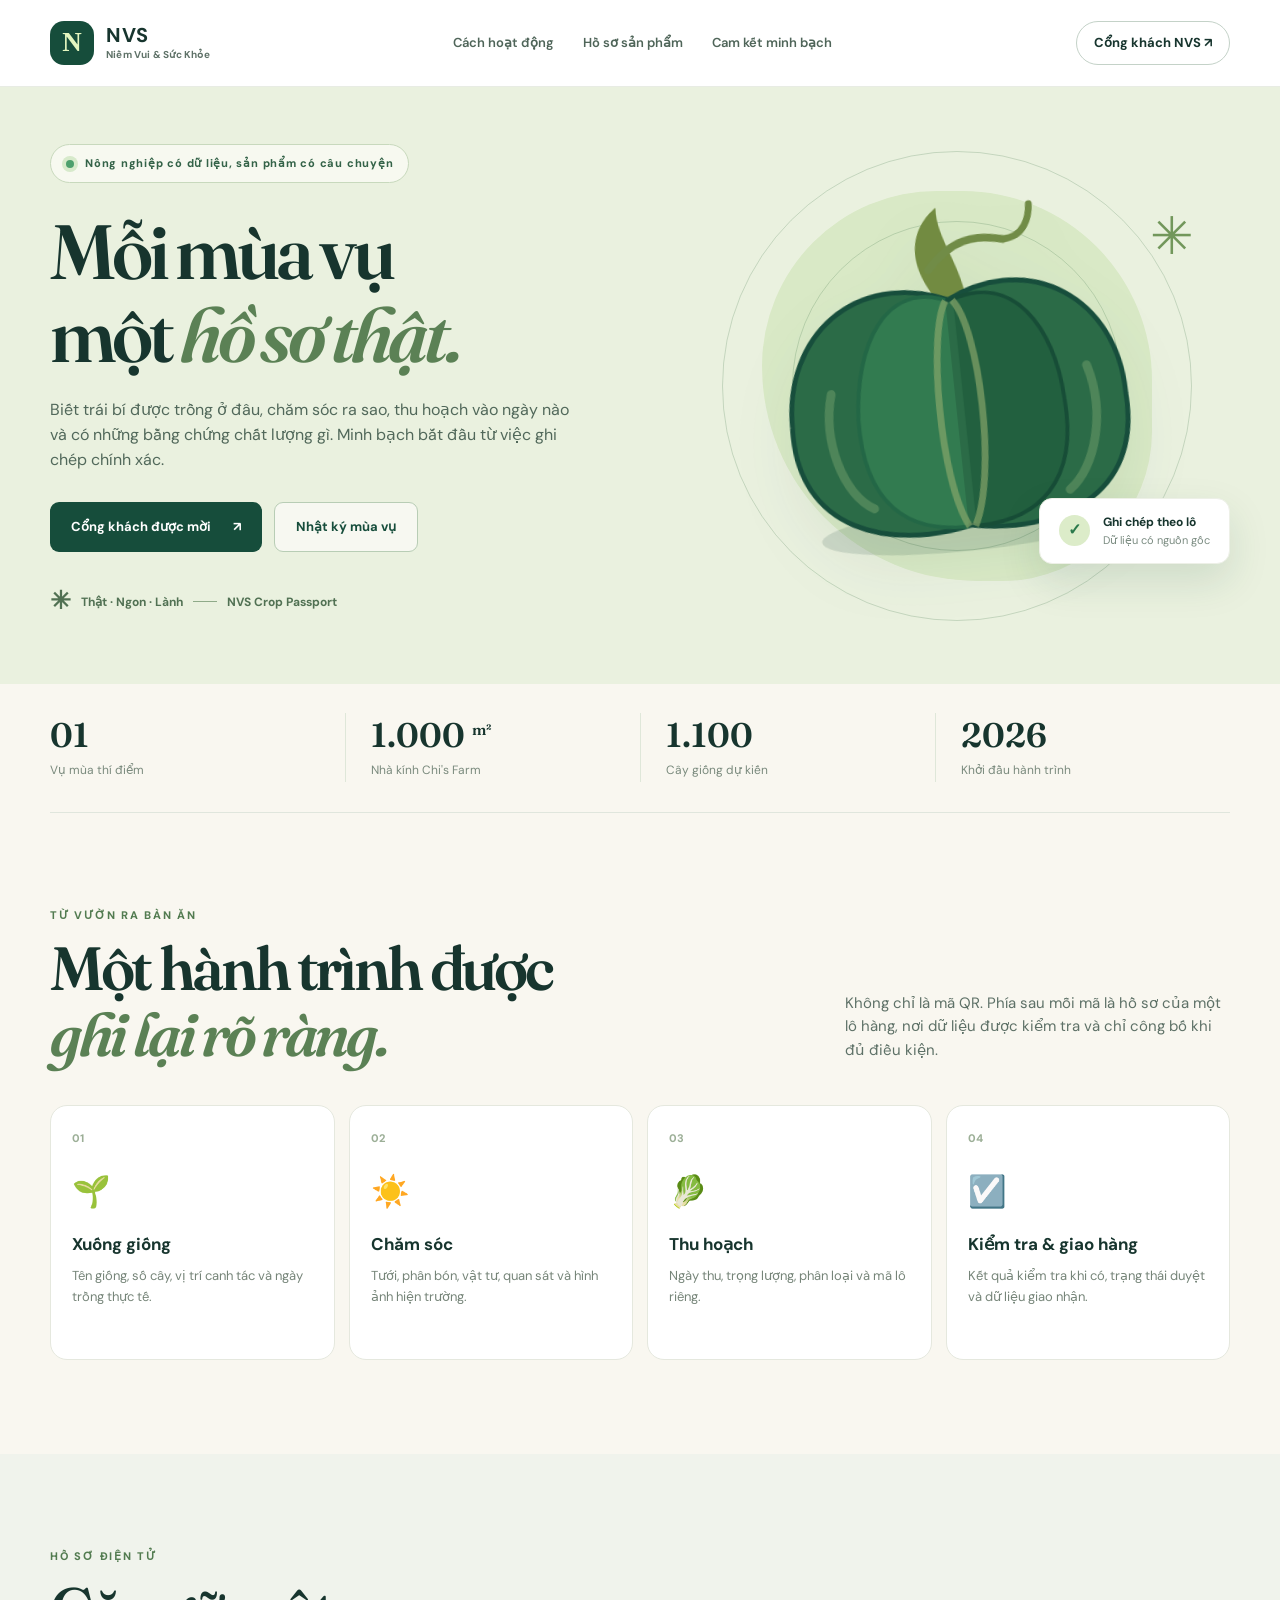
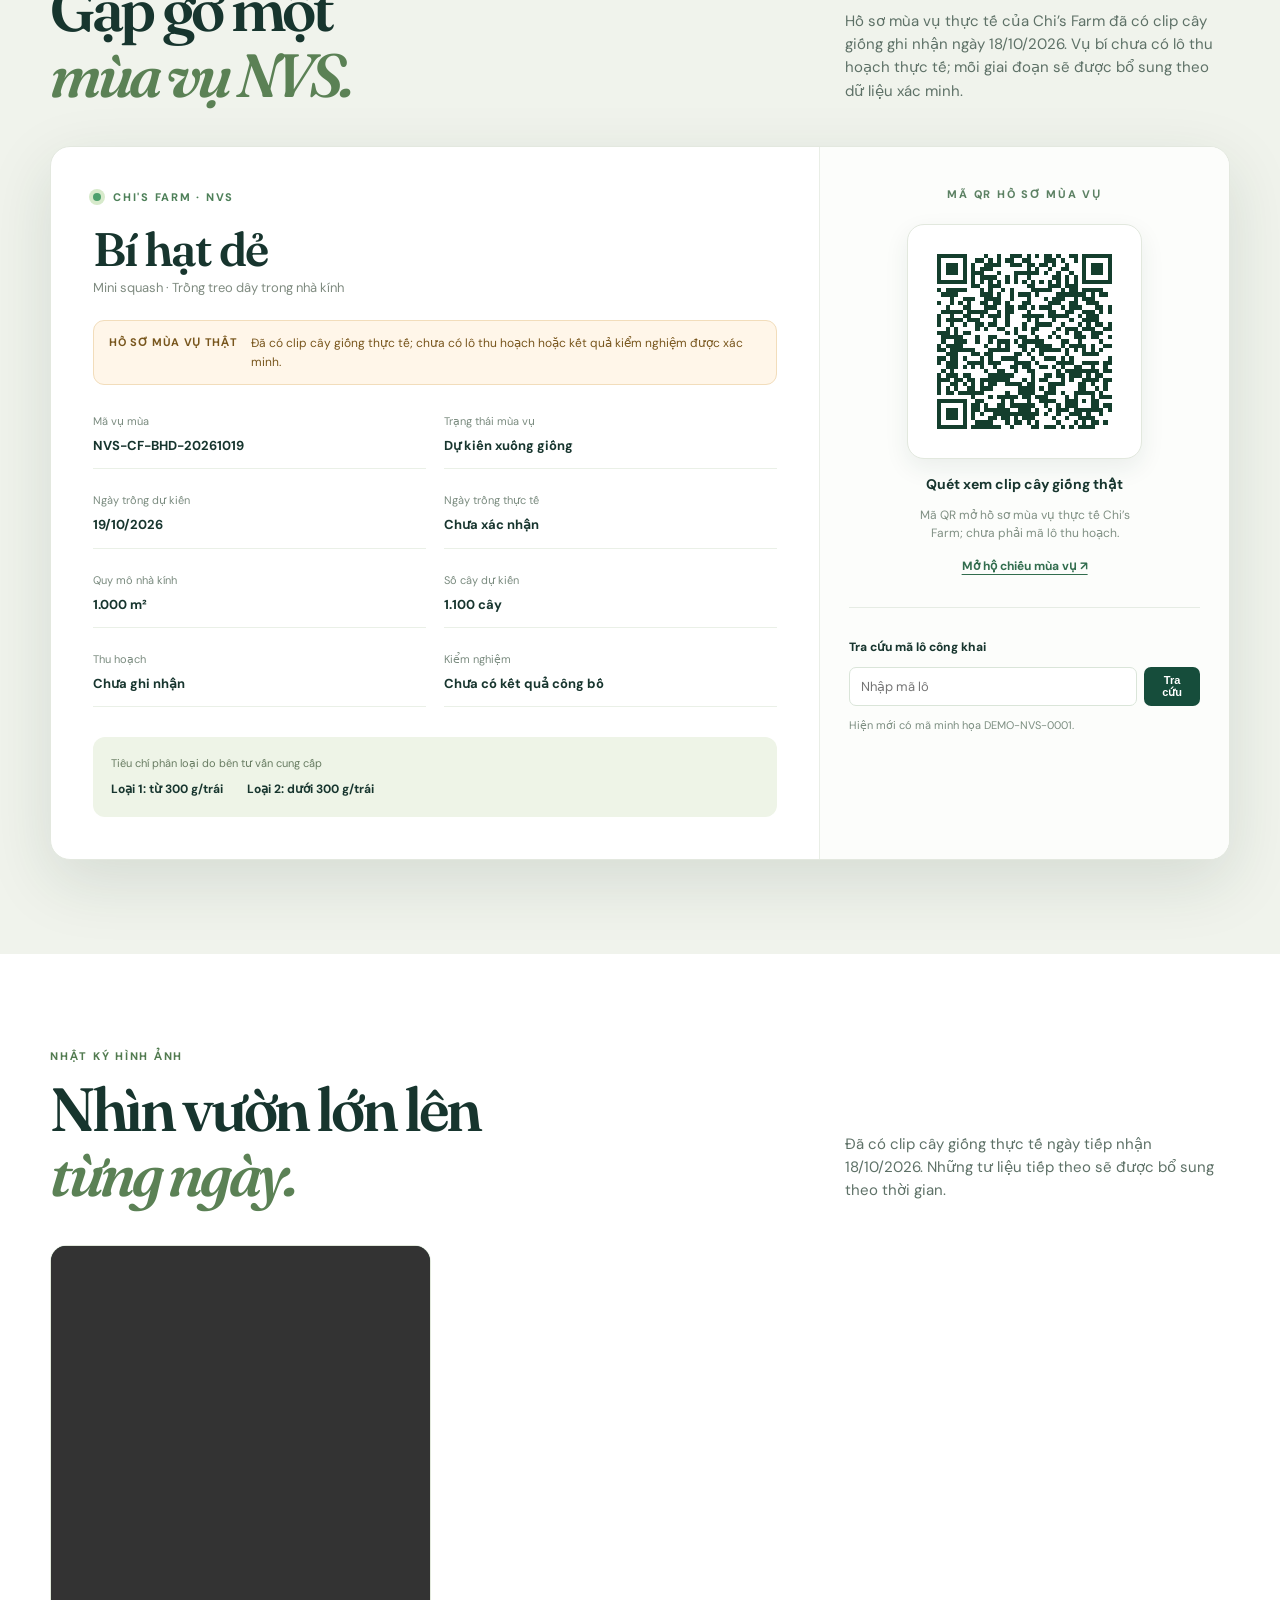
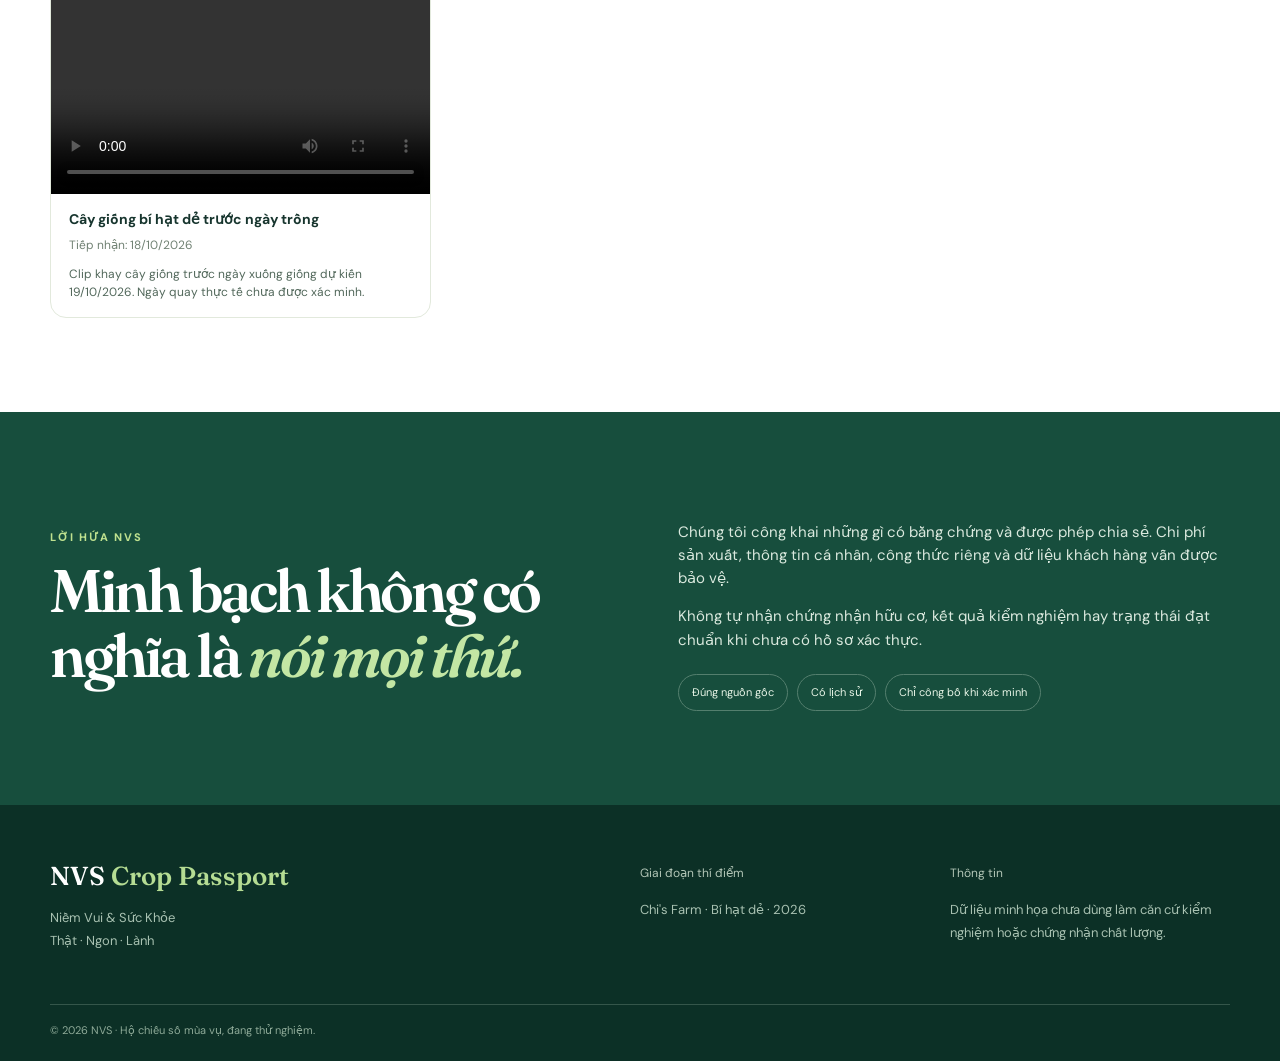
<file: index.html>
<!doctype html>
<html lang="vi">
<head>
  <meta charset="utf-8">
  <meta name="viewport" content="width=device-width,initial-scale=1">
  <meta name="theme-color" content="#164f3f">
  <meta name="description" content="NVS Crop Passport: hồ sơ mùa vụ và truy xuất nguồn gốc theo lô, từ nơi trồng đến người tiêu dùng.">
  <meta property="og:title" content="NVS Crop Passport | Hộ chiếu nông sản">
  <meta property="og:description" content="Thật, ngon, lành. Hồ sơ sản phẩm có chứng cứ và lịch sử mùa vụ minh bạch.">
  <title>NVS Crop Passport | Hộ chiếu nông sản</title>
  <link rel="stylesheet" href="./style.css">
  <script>
    (function() {
      var q = new URLSearchParams(location.search).get('lot');
      if (q === 'DEMO-NVS-0001' || q === 'DEMO-BHD-2026-001' || q === 'NVS-CF-BHD-20261019') {
        location.replace('./season.html?id=NVS-CF-BHD-20261019#video-cay-giong');
      }
    })();
  </script>
</head>
<body>
  <header class="site-header">
    <div class="wrap nav">
      <a class="brand" href="./" aria-label="Trang chủ NVS Crop Passport"><span class="brand-mark">N</span><span><strong>NVS</strong><small>Niềm Vui &amp; Sức Khỏe</small></span></a>
      <nav aria-label="Điều hướng"><a href="#how">Cách hoạt động</a><a href="#passport">Hồ sơ sản phẩm</a><a href="#promise">Cam kết minh bạch</a></nav>
      <a class="nav-button" href="./community.html">Cổng khách NVS <span aria-hidden="true">↗</span></a>
    </div>
  </header>
  <main>
    <section class="hero">
      <div class="wrap hero-grid">
        <div class="hero-copy">
          <div class="eyebrow"><span class="dot"></span> Nông nghiệp có dữ liệu, sản phẩm có câu chuyện</div>
          <h1>Mỗi mùa vụ<br>một <em>hồ sơ thật.</em></h1>
          <p>Biết trái bí được trồng ở đâu, chăm sóc ra sao, thu hoạch vào ngày nào và có những bằng chứng chất lượng gì. Minh bạch bắt đầu từ việc ghi chép chính xác.</p>
          <div class="actions"><a class="button primary" href="./community.html">Cổng khách được mời <span>↗</span></a><a class="button secondary" href="#passport">Nhật ký mùa vụ</a></div>
          <div class="hero-note"><span>✳</span> Thật · Ngon · Lành <span class="small-separator"></span> NVS Crop Passport</div>
        </div>
        <div class="hero-illustration" aria-label="Minh họa bí hạt dẻ và hồ sơ">
          <div class="orbit orbit-a"></div><div class="orbit orbit-b"></div>
          <svg viewBox="0 0 440 420" class="squash" role="img" aria-label="Minh họa quả bí hạt dẻ xanh">
            <ellipse cx="220" cy="356" rx="154" ry="24" fill="#062c26" opacity=".12"/>
            <path d="M213 127 C176 77 193 43 217 27 C214 59 239 89 239 132Z" fill="#728b41"/>
            <path d="M220 122 C128 82 49 142 48 236 C42 343 136 371 220 354 C305 371 398 343 391 236 C392 139 309 80 220 122Z" fill="#2b6b47" stroke="#174e3c" stroke-width="5"/>
            <path d="M217 122 C157 98 121 158 116 235 C113 322 155 356 217 355" fill="#327b50" stroke="#236746" stroke-width="4"/>
            <path d="M225 122 C287 102 325 158 328 235 C334 322 288 356 225 355" fill="#22603f" stroke="#174d37" stroke-width="4"/>
            <path d="M217 123 C196 154 192 305 218 355 M224 123 C249 155 251 305 224 355" fill="none" stroke="#8daa6c" stroke-width="7" opacity=".65"/>
            <path d="M91 206 C77 253 93 310 123 327 M354 203 C369 253 352 309 324 328" fill="none" stroke="#79a570" stroke-width="9" opacity=".45" stroke-linecap="round"/>
            <path d="M203 90 C229 61 253 58 282 66" fill="none" stroke="#718c47" stroke-width="8" stroke-linecap="round"/>
            <path d="M282 66 C305 66 311 46 312 33" fill="none" stroke="#718c47" stroke-width="7" stroke-linecap="round"/>
          </svg>
          <div class="floating-label"><span class="little-check">✓</span><div><strong>Ghi chép theo lô</strong><small>Dữ liệu có nguồn gốc</small></div></div>
          <div class="accent-star">✳</div>
        </div>
      </div>
    </section>
    <section class="stats wrap" aria-label="Mô hình thí điểm">
      <div><span class="stat-number">01</span><span class="stat-label">Vụ mùa thí điểm</span></div>
      <div><span class="stat-number">1.000 <sup>m²</sup></span><span class="stat-label">Nhà kính Chi's Farm</span></div>
      <div><span class="stat-number">1.100</span><span class="stat-label">Cây giống dự kiến</span></div>
      <div><span class="stat-number">2026</span><span class="stat-label">Khởi đầu hành trình</span></div>
    </section>
    <section class="section" id="how">
      <div class="wrap">
        <div class="section-kicker">TỪ VƯỜN RA BÀN ĂN</div>
        <div class="section-heading"><h2>Một hành trình được<br><em>ghi lại rõ ràng.</em></h2><p>Không chỉ là mã QR. Phía sau mỗi mã là hồ sơ của một lô hàng, nơi dữ liệu được kiểm tra và chỉ công bố khi đủ điều kiện.</p></div>
        <div class="steps">
          <article><span class="step-num">01</span><span class="step-icon">🌱</span><h3>Xuống giống</h3><p>Tên giống, số cây, vị trí canh tác và ngày trồng thực tế.</p></article>
          <article><span class="step-num">02</span><span class="step-icon">☀️</span><h3>Chăm sóc</h3><p>Tưới, phân bón, vật tư, quan sát và hình ảnh hiện trường.</p></article>
          <article><span class="step-num">03</span><span class="step-icon">🥬</span><h3>Thu hoạch</h3><p>Ngày thu, trọng lượng, phân loại và mã lô riêng.</p></article>
          <article><span class="step-num">04</span><span class="step-icon">☑️</span><h3>Kiểm tra &amp; giao hàng</h3><p>Kết quả kiểm tra khi có, trạng thái duyệt và dữ liệu giao nhận.</p></article>
        </div>
      </div>
    </section>
    <section class="section passport-section" id="passport">
      <div class="wrap">
        <div class="section-kicker">HỒ SƠ ĐIỆN TỬ</div>
        <div class="section-heading"><h2>Gặp gỡ một<br><em>mùa vụ NVS.</em></h2><p>Hồ sơ mùa vụ thực tế của Chi’s Farm đã có clip cây giống ghi nhận ngày 18/10/2026. Vụ bí chưa có lô thu hoạch thực tế; mỗi giai đoạn sẽ được bổ sung theo dữ liệu xác minh.</p></div>
        <div class="passport-card">
          <div class="passport-main">
            <div class="card-overline"><span class="green-dot"></span> CHI'S FARM · NVS</div>
            <h3>Bí hạt dẻ</h3>
            <p class="latin">Mini squash · Trồng treo dây trong nhà kính</p>
            <div class="notice" id="notice"><strong>HỒ SƠ MÙA VỤ THẬT</strong><span>Đã có clip cây giống thực tế; chưa có lô thu hoạch hoặc kết quả kiểm nghiệm được xác minh.</span></div>
            <div class="record-grid">
              <div><span>Mã vụ mùa</span><strong id="season-code">NVS-CF-BHD-20261019</strong></div>
              <div><span>Trạng thái mùa vụ</span><strong id="season-status">Dự kiến xuống giống</strong></div>
              <div><span>Ngày trồng dự kiến</span><strong id="planned-date">19/10/2026</strong></div>
              <div><span>Ngày trồng thực tế</span><strong id="actual-date">Chưa xác nhận</strong></div>
              <div><span>Quy mô nhà kính</span><strong>1.000 m²</strong></div>
              <div><span>Số cây dự kiến</span><strong>1.100 cây</strong></div>
              <div><span>Thu hoạch</span><strong id="harvest-status">Chưa ghi nhận</strong></div>
              <div><span>Kiểm nghiệm</span><strong id="quality-status">Chưa có kết quả công bố</strong></div>
            </div>
            <div class="classification"><span>Tiêu chí phân loại do bên tư vấn cung cấp</span><div><strong>Loại 1: từ 300 g/trái</strong><strong>Loại 2: dưới 300 g/trái</strong></div></div>
          </div>
          <aside class="passport-side">
            <div class="mini-kicker">MÃ QR HỒ SƠ MÙA VỤ</div>
            <div class="qr-frame"><img id="qr" src="./assets/qr-season.svg" alt="Quét QR xem nhật ký mùa vụ thật và clip cây giống Chi’s Farm" width="200" height="200"></div>
            <strong class="qr-title">Quét xem clip cây giống thật</strong>
            <p>Mã QR mở hồ sơ mùa vụ thực tế Chi’s Farm; chưa phải mã lô thu hoạch.</p>
            <a id="sample-url" href="./season.html?id=NVS-CF-BHD-20261019#video-cay-giong" class="quiet-link">Mở hộ chiếu mùa vụ ↗</a>
            <div class="lot-lookup"><label for="lot-input">Tra cứu mã lô công khai</label><div class="lot-form"><input id="lot-input" placeholder="Nhập mã lô" autocomplete="off" maxlength="80"><button id="lot-button" type="button">Tra cứu</button></div><p id="lookup-message" aria-live="polite">Hiện mới có mã minh họa DEMO-NVS-0001.</p></div>
          </aside>
        </div>
      </div>
    </section>
    <section class="section gallery-section" id="field-gallery">
      <div class="wrap">
        <div class="section-kicker">NHẬT KÝ HÌNH ẢNH</div>
        <div class="section-heading"><h2>Nhìn vườn lớn lên<br><em>từng ngày.</em></h2><p>Đã có clip cây giống thực tế ngày tiếp nhận 18/10/2026. Những tư liệu tiếp theo sẽ được bổ sung theo thời gian.</p></div>
        <div class="media-gallery" id="media-gallery" aria-live="polite">
          <p class="media-empty">Đã có clip cây giống Chi's Farm tiếp nhận ngày 18/10/2026. Video đang được tải lên; nếu chưa hiển thị hãy tải lại trang. Ngày trồng dự kiến là 19/10/2026.</p>
        </div>
      </div>
    </section>
    <section class="section promise-section" id="promise"><div class="wrap promise-grid"><div><div class="section-kicker light">LỜI HỨA NVS</div><h2>Minh bạch không có nghĩa là <em>nói mọi thứ.</em></h2></div><div><p>Chúng tôi công khai những gì có bằng chứng và được phép chia sẻ. Chi phí sản xuất, thông tin cá nhân, công thức riêng và dữ liệu khách hàng vẫn được bảo vệ.</p><p>Không tự nhận chứng nhận hữu cơ, kết quả kiểm nghiệm hay trạng thái đạt chuẩn khi chưa có hồ sơ xác thực.</p><div class="promise-tags"><span>Đúng nguồn gốc</span><span>Có lịch sử</span><span>Chỉ công bố khi xác minh</span></div></div></div></section>
  </main>
  <footer><div class="wrap footer-grid"><div><strong class="footer-brand">NVS <span>Crop Passport</span></strong><p>Niềm Vui &amp; Sức Khỏe<br>Thật · Ngon · Lành</p></div><div><span>Giai đoạn thí điểm</span><p>Chi's Farm · Bí hạt dẻ · 2026</p></div><div><span>Thông tin</span><p>Dữ liệu minh họa chưa dùng làm căn cứ kiểm nghiệm hoặc chứng nhận chất lượng.</p></div></div><div class="wrap footer-bottom">© 2026 NVS · Hộ chiếu số mùa vụ, đang thử nghiệm.</div></footer>
  <script src="./app.js?v=20261018-real" defer></script>
</body>
</html>
</file>
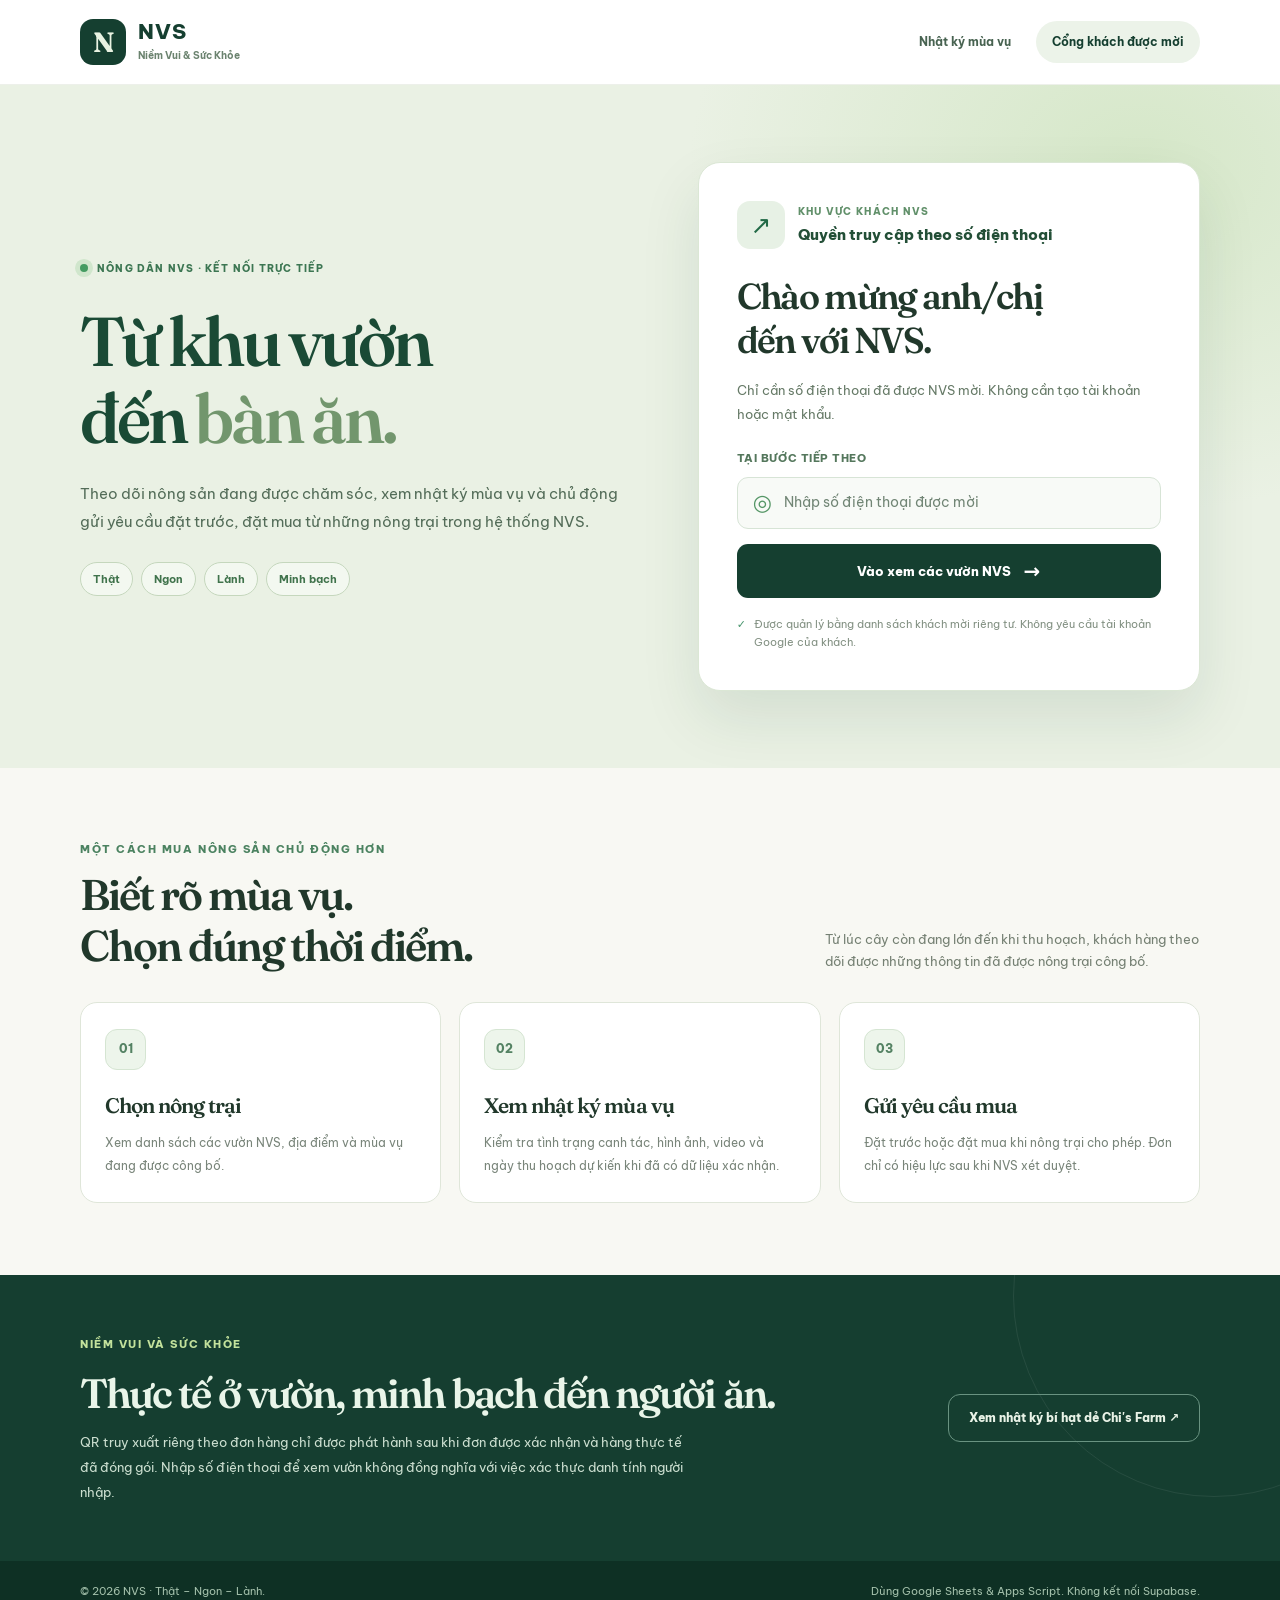
<file: community.html>
<!doctype html>
<html lang="vi">
<head>
  <meta charset="utf-8">
  <meta name="viewport" content="width=device-width, initial-scale=1, viewport-fit=cover">
  <meta name="theme-color" content="#153f30">
  <meta name="description" content="NVS – Niềm Vui và Sức Khỏe. Khám phá nông trại, theo dõi nhật ký mùa vụ, gửi yêu cầu đặt trước và đặt mua nông sản được ghi nhận minh bạch.">
  <meta property="og:title" content="Nông Dân NVS | Từ vườn đến bàn ăn">
  <meta property="og:description" content="Cổng khách được mời của NVS – Thật, Ngon, Lành.">
  <title>Cổng khách được mời | Nông Dân NVS</title>
  <link rel="preconnect" href="https://fonts.googleapis.com">
  <link rel="preconnect" href="https://fonts.gstatic.com" crossorigin>
  <link href="https://fonts.googleapis.com/css2?family=Be+Vietnam+Pro:wght@400;500;600;700;800&family=Fraunces:opsz,wght@9..144,600;9..144,700&display=swap" rel="stylesheet">
  <style>
    :root{--forest:#153f30;--forest2:#1d5c43;--mint:#dcebd7;--cream:#f8f8f3;--paper:#fff;--ink:#21382b;--muted:#6c796c;--edge:#dfe6d9;--yellow:#f2d996}
    *{box-sizing:border-box}
    html{min-width:320px;scroll-behavior:smooth;overflow-x:clip}
    body{min-width:320px;margin:0;background:var(--cream);color:var(--ink);font:400 14px/1.7 "Be Vietnam Pro",system-ui,sans-serif;overflow-x:clip}
    a{color:inherit}button,a{-webkit-tap-highlight-color:transparent}
    a:focus-visible{outline:3px solid #6a996e;outline-offset:4px}
    .container{width:min(1120px,calc(100% - 48px));margin-inline:auto;min-width:0}
    .header{position:relative;z-index:10;background:#fff;border-bottom:1px solid #edf0ea}
    .nav{min-height:84px;display:flex;justify-content:space-between;align-items:center;gap:20px}
    .logo{display:inline-flex;align-items:center;gap:12px;text-decoration:none;min-width:0}
    .logo-symbol{width:46px;height:46px;flex:none;display:grid;place-items:center;background:var(--forest);color:#e9f3e2;border-radius:13px;font:700 28px/1 "Fraunces",Georgia,serif}
    .logo-lines{display:block;min-width:0}
    .logo-lines b{display:block;font-weight:800;letter-spacing:.045em;font-size:21px;line-height:1.15;color:var(--forest)}
    .logo-lines small{display:block;font-size:10px;font-weight:700;color:#6b836f;margin-top:3px;white-space:nowrap}
    .nav-right{display:flex;align-items:center;gap:25px}
    .nav-right a{font-size:12px;text-decoration:none;font-weight:700;color:#486351;white-space:nowrap}
    .nav-right .nav-pill{padding:11px 16px;border-radius:100px;background:#ecf3e9;color:var(--forest)}
    .hero{position:relative;isolation:isolate;overflow:hidden;background:#eaf1e4}
    .hero:before{content:"";position:absolute;inset:0;background:radial-gradient(ellipse 600px 460px at 89% 12%,#d5e7c8 0%,transparent 75%);z-index:-1}
    .hero-inner{display:grid;grid-template-columns:minmax(0,1.06fr) minmax(0,.94fr);align-items:center;gap:clamp(24px,4vw,70px);padding-block:clamp(52px,6vw,88px)}
    .hero-copy,.access-card{min-width:0}
    .eyebrow{display:inline-flex;align-items:center;gap:9px;max-width:100%;font-weight:800;font-size:10px;letter-spacing:.12em;color:#3c7652;text-transform:uppercase}
    .eyebrow:before{content:"";width:8px;height:8px;flex:none;border-radius:100%;background:#449b61;box-shadow:0 0 0 5px #d0e6cc}
    h1,h2,h3,p{margin-top:0}
    h1,h2,h3{font-family:"Fraunces",Georgia,serif;letter-spacing:-.047em;font-weight:600}
    h1{font-size:clamp(43px,5.4vw,70px);line-height:1.11;color:#1a4a35;margin:23px 0 23px}
    h1 em{font-style:normal;color:#72966d}
    .hero-lead{font-size:15px;line-height:1.9;color:#536c58;max-width:540px;margin-bottom:25px}
    .brand-values{display:flex;gap:8px;flex-wrap:wrap;align-items:center}
    .brand-values span{border:1px solid #c5d7bd;background:#f7faf4c9;border-radius:100px;padding:7px 12px;font-size:11px;font-weight:700;color:#40734c}
    .access-card{background:#fff;border:1px solid #dbe7d5;border-radius:22px;box-shadow:0 27px 60px #153f301b;padding:clamp(24px,3.1vw,38px);position:relative}
    .card-top{display:flex;gap:13px;align-items:center;margin-bottom:26px}
    .entry-icon{width:48px;height:48px;border-radius:13px;background:#e7f1e5;color:#226a47;display:grid;place-items:center;flex:none;font-size:25px}
    .overline{font-size:10px;font-weight:800;color:#61906a;letter-spacing:.13em;text-transform:uppercase}
    .card-top strong{font-size:15px;font-weight:800;display:block;color:#234f37;margin-top:2px}
    .access-card h2{font-size:clamp(27px,2.9vw,36px);margin:0 0 15px;line-height:1.22}
    .access-card>p{font-size:13px;color:#667a67;line-height:1.9;margin-bottom:22px}
    .phone-label{font-weight:800;font-size:11px;color:#54775c;letter-spacing:.05em;text-transform:uppercase;margin-bottom:9px}
    .phone-preview{display:flex;align-items:center;gap:12px;border:1px solid #d7e4d6;background:#f8faf7;border-radius:11px;min-height:52px;padding:0 15px;margin-bottom:15px;font-size:14px;color:#718575}
    .phone-preview:before{content:"◎";color:#559666;font-size:22px}
    .action-button{display:flex;width:100%;min-height:54px;align-items:center;justify-content:center;gap:12px;text-align:center;border-radius:11px;text-decoration:none;font-weight:800;font-size:13px;background:var(--forest);color:#fff;padding:14px 18px;transition:background .2s,transform .2s}
    .action-button:hover{background:#266448;transform:translateY(-1px)}
    .action-button span:last-child{font-size:20px;line-height:1}
    .card-foot{display:flex;align-items:flex-start;gap:8px;margin-top:17px;font-size:11px;color:#829082}
    .card-foot span:first-child{flex:none;color:#47946c;font-weight:800}
    .card-foot p{margin:0;line-height:1.7}
    .site-alert{display:none;border:1px solid #ead9ae;background:#fff9e8;border-radius:12px;color:#75602b;font-size:12px;padding:15px;line-height:1.7}
    .site-alert[aria-hidden="false"]{display:block}
    .section{padding:72px 0}
    .section-label{font-size:11px;color:#4b8260;letter-spacing:.14em;font-weight:800;text-transform:uppercase}
    .section-heading{display:flex;justify-content:space-between;align-items:end;gap:22px;margin:10px 0 30px}
    .section-heading h2{font-size:clamp(30px,3.6vw,43px);margin:0;line-height:1.2}
    .section-heading p{max-width:375px;color:#758073;font-size:13px;margin:0}
    .steps{display:grid;grid-template-columns:repeat(3,minmax(0,1fr));gap:18px}
    .step{padding:26px 24px 25px;background:white;border:1px solid var(--edge);border-radius:17px;min-width:0}
    .step-num{display:inline-grid;place-items:center;width:41px;height:41px;border:1px solid #d5e5d2;border-radius:12px;color:#548263;background:#edf5eb;font-size:12px;font-weight:800}
    .step h3{font-size:21px;margin:18px 0 9px}
    .step p{margin:0;color:#79857a;font-size:12px;line-height:1.85}
    .promise{background:#153e30;color:#e9f5e9;overflow:hidden;position:relative}
    .promise:before{content:"";position:absolute;width:400px;height:400px;border:1px solid #ffffff13;border-radius:50%;right:-135px;top:-180px;pointer-events:none}
    .promise-inner{padding:57px 0;display:flex;justify-content:space-between;align-items:center;gap:40px;position:relative}
    .promise h2{font-size:clamp(28px,3.5vw,41px);line-height:1.24;margin:12px 0}
    .promise p{font-size:13px;color:#ccdfd0;max-width:620px;margin:0;line-height:1.9}
    .promise .outline-link{display:inline-flex;align-items:center;justify-content:center;flex:none;text-align:center;text-decoration:none;border:1px solid #699381;color:#e8f2e6;border-radius:12px;padding:13px 20px;font-weight:800;font-size:12px}
    .legal{padding:21px 0;background:#0e3024;color:#a3c0ab;font-size:11px}
    .legal .container{display:flex;justify-content:space-between;gap:15px;flex-wrap:wrap}
    .legal a{color:#d9ead7;text-underline-offset:3px}
    [hidden]{display:none!important}
    @media(max-width:900px){.hero-inner{grid-template-columns:minmax(0,1fr);gap:28px}.hero-copy{max-width:660px}.access-card{max-width:620px;width:100%;margin-inline:auto}.section-heading{align-items:start}.promise-inner{align-items:flex-start}.nav-right{gap:14px}}
    @media(max-width:640px){
      .container{width:calc(100% - 32px)}
      .nav{min-height:72px}.logo-symbol{width:40px;height:40px;font-size:25px}.logo-lines b{font-size:19px}.logo-lines small{font-size:9px}
      .nav-right a:not(.nav-pill){display:none}.nav-right .nav-pill{font-size:10px;padding:9px 11px}
      .hero-inner{padding-block:39px 48px;gap:27px}
      h1{font-size:clamp(39px,10.6vw,55px);margin:20px 0}
      .hero-lead{font-size:13px;line-height:1.95}
      .access-card{padding:23px 20px;border-radius:17px;box-shadow:0 13px 30px #153f3014}
      .section{padding:50px 0}
      .section-heading{display:block}
      .section-heading p{margin-top:13px}
      .steps{grid-template-columns:minmax(0,1fr);gap:12px}
      .step{padding:20px}.step h3{font-size:20px;margin-top:13px}
      .promise-inner{padding-block:44px;display:block}
      .promise .outline-link{margin-top:22px;width:100%}
    }
    @media(max-width:360px){.container{width:calc(100% - 24px)}.logo-lines small{display:none}.nav-right .nav-pill{font-size:9px;padding:8px 9px}.access-card{padding:20px 16px}}
    @media(prefers-reduced-motion:reduce){html{scroll-behavior:auto}.action-button{transition:none}}
  </style>
  <script src="./assets/nvs-portal-config.js?v=2" defer></script>
  <script src="./assets/nvs-portal-bootstrap.js?v=2" defer></script>
</head>
<body>
  <header class="header">
    <div class="container nav">
      <a class="logo" href="./" aria-label="NVS - Trang chủ">
        <span class="logo-symbol" aria-hidden="true">N</span>
        <span class="logo-lines"><b>NVS</b><small>Niềm Vui &amp; Sức Khỏe</small></span>
      </a>
      <nav class="nav-right" aria-label="Điều hướng">
        <a href="./season.html?id=NVS-CF-BHD-20261019">Nhật ký mùa vụ</a>
        <a class="nav-pill" href="#vao-cong">Cổng khách được mời</a>
      </nav>
    </div>
  </header>
  <main>
    <section class="hero">
      <div class="container hero-inner">
        <div class="hero-copy">
          <div class="eyebrow">Nông Dân NVS · Kết nối trực tiếp</div>
          <h1>Từ khu vườn<br>đến <em>bàn ăn.</em></h1>
          <p class="hero-lead">Theo dõi nông sản đang được chăm sóc, xem nhật ký mùa vụ và chủ động gửi yêu cầu đặt trước, đặt mua từ những nông trại trong hệ thống NVS.</p>
          <div class="brand-values" aria-label="Cam kết NVS"><span>Thật</span><span>Ngon</span><span>Lành</span><span>Minh bạch</span></div>
        </div>
        <section class="access-card" id="vao-cong" aria-labelledby="access-title">
          <div class="card-top">
            <div class="entry-icon" aria-hidden="true">↗</div>
            <div><div class="overline">Khu vực khách NVS</div><strong>Quyền truy cập theo số điện thoại</strong></div>
          </div>
          <h2 id="access-title">Chào mừng anh/chị<br>đến với NVS.</h2>
          <p>Chỉ cần số điện thoại đã được NVS mời. Không cần tạo tài khoản hoặc mật khẩu.</p>
          <div class="phone-label">Tại bước tiếp theo</div>
          <div class="phone-preview" aria-hidden="true">Nhập số điện thoại được mời</div>
          <a class="action-button" id="portal-open-link" href="./" aria-label="Mở cổng NVS để nhập số điện thoại">
            <span>Vào xem các vườn NVS</span><span aria-hidden="true">→</span>
          </a>
          <p id="portal-unavailable" class="site-alert" role="status" aria-hidden="true">Cổng truy cập đang được cấu hình. Xin thử lại sau.</p>
          <div class="card-foot"><span aria-hidden="true">✓</span><p>Được quản lý bằng danh sách khách mời riêng tư. Không yêu cầu tài khoản Google của khách.</p></div>
        </section>
      </div>
    </section>
    <section class="section">
      <div class="container">
        <div class="section-label">Một cách mua nông sản chủ động hơn</div>
        <div class="section-heading">
          <h2>Biết rõ mùa vụ.<br>Chọn đúng thời điểm.</h2>
          <p>Từ lúc cây còn đang lớn đến khi thu hoạch, khách hàng theo dõi được những thông tin đã được nông trại công bố.</p>
        </div>
        <div class="steps">
          <article class="step"><span class="step-num">01</span><h3>Chọn nông trại</h3><p>Xem danh sách các vườn NVS, địa điểm và mùa vụ đang được công bố.</p></article>
          <article class="step"><span class="step-num">02</span><h3>Xem nhật ký mùa vụ</h3><p>Kiểm tra tình trạng canh tác, hình ảnh, video và ngày thu hoạch dự kiến khi đã có dữ liệu xác nhận.</p></article>
          <article class="step"><span class="step-num">03</span><h3>Gửi yêu cầu mua</h3><p>Đặt trước hoặc đặt mua khi nông trại cho phép. Đơn chỉ có hiệu lực sau khi NVS xét duyệt.</p></article>
        </div>
      </div>
    </section>
    <section class="promise">
      <div class="container promise-inner">
        <div>
          <span class="section-label" style="color:#c3e29c">Niềm Vui và Sức Khỏe</span>
          <h2>Thực tế ở vườn, minh bạch đến người ăn.</h2>
          <p>QR truy xuất riêng theo đơn hàng chỉ được phát hành sau khi đơn được xác nhận và hàng thực tế đã đóng gói. Nhập số điện thoại để xem vườn không đồng nghĩa với việc xác thực danh tính người nhập.</p>
        </div>
        <a class="outline-link" href="./season.html?id=NVS-CF-BHD-20261019#video-cay-giong">Xem nhật ký bí hạt dẻ Chi's Farm ↗</a>
      </div>
    </section>
  </main>
  <footer class="legal">
    <div class="container"><span>© 2026 NVS · Thật – Ngon – Lành.</span><span>Dùng Google Sheets &amp; Apps Script. Không kết nối Supabase.</span></div>
  </footer>
</body>
</html>
</file>
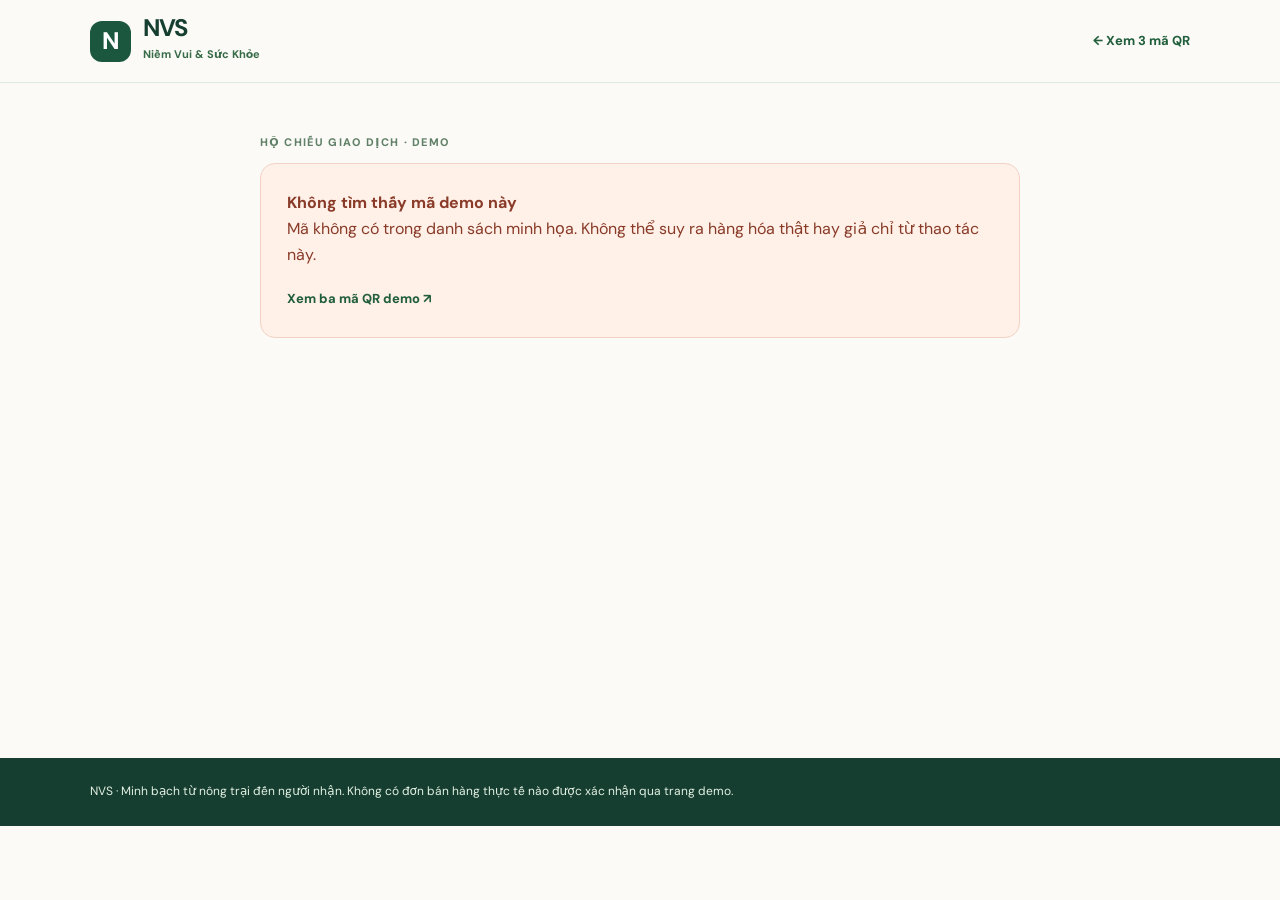
<file: demo-order.html>
<!doctype html>
<html lang="vi"><head>
<meta charset="utf-8"><meta name="viewport" content="width=device-width,initial-scale=1">
<meta name="description" content="Bản mô phỏng truy xuất QR theo đơn hàng NVS, không phải xác thực đơn hàng thực.">
<meta name="robots" content="noindex,nofollow">
<title>Kiểm tra mã QR đơn hàng | NVS · Demo</title>
<link rel="stylesheet" href="./assets/demo-orders.css">
<script src="./assets/demo-orders.js" defer></script>
</head><body>
<header class="demo-header"><div class="wrap header-row"><a class="brand" href="./"><span class="mark">N</span><span><strong>NVS</strong><small>Niềm Vui &amp; Sức Khỏe</small></span></a><a class="text-link" href="./demo-orders.html">← Xem 3 mã QR</a></div></header>
<main class="wrap verify-layout">
<p class="eyebrow dark">HỘ CHIẾU GIAO DỊCH · DEMO</p>
<section id="verify-result" aria-live="polite"><div class="loading">Đang kiểm tra mã QR minh họa…</div></section>
</main>
<footer class="demo-footer"><div class="wrap">NVS · Minh bạch từ nông trại đến người nhận. Không có đơn bán hàng thực tế nào được xác nhận qua trang demo.</div></footer>
</body></html>
</file>
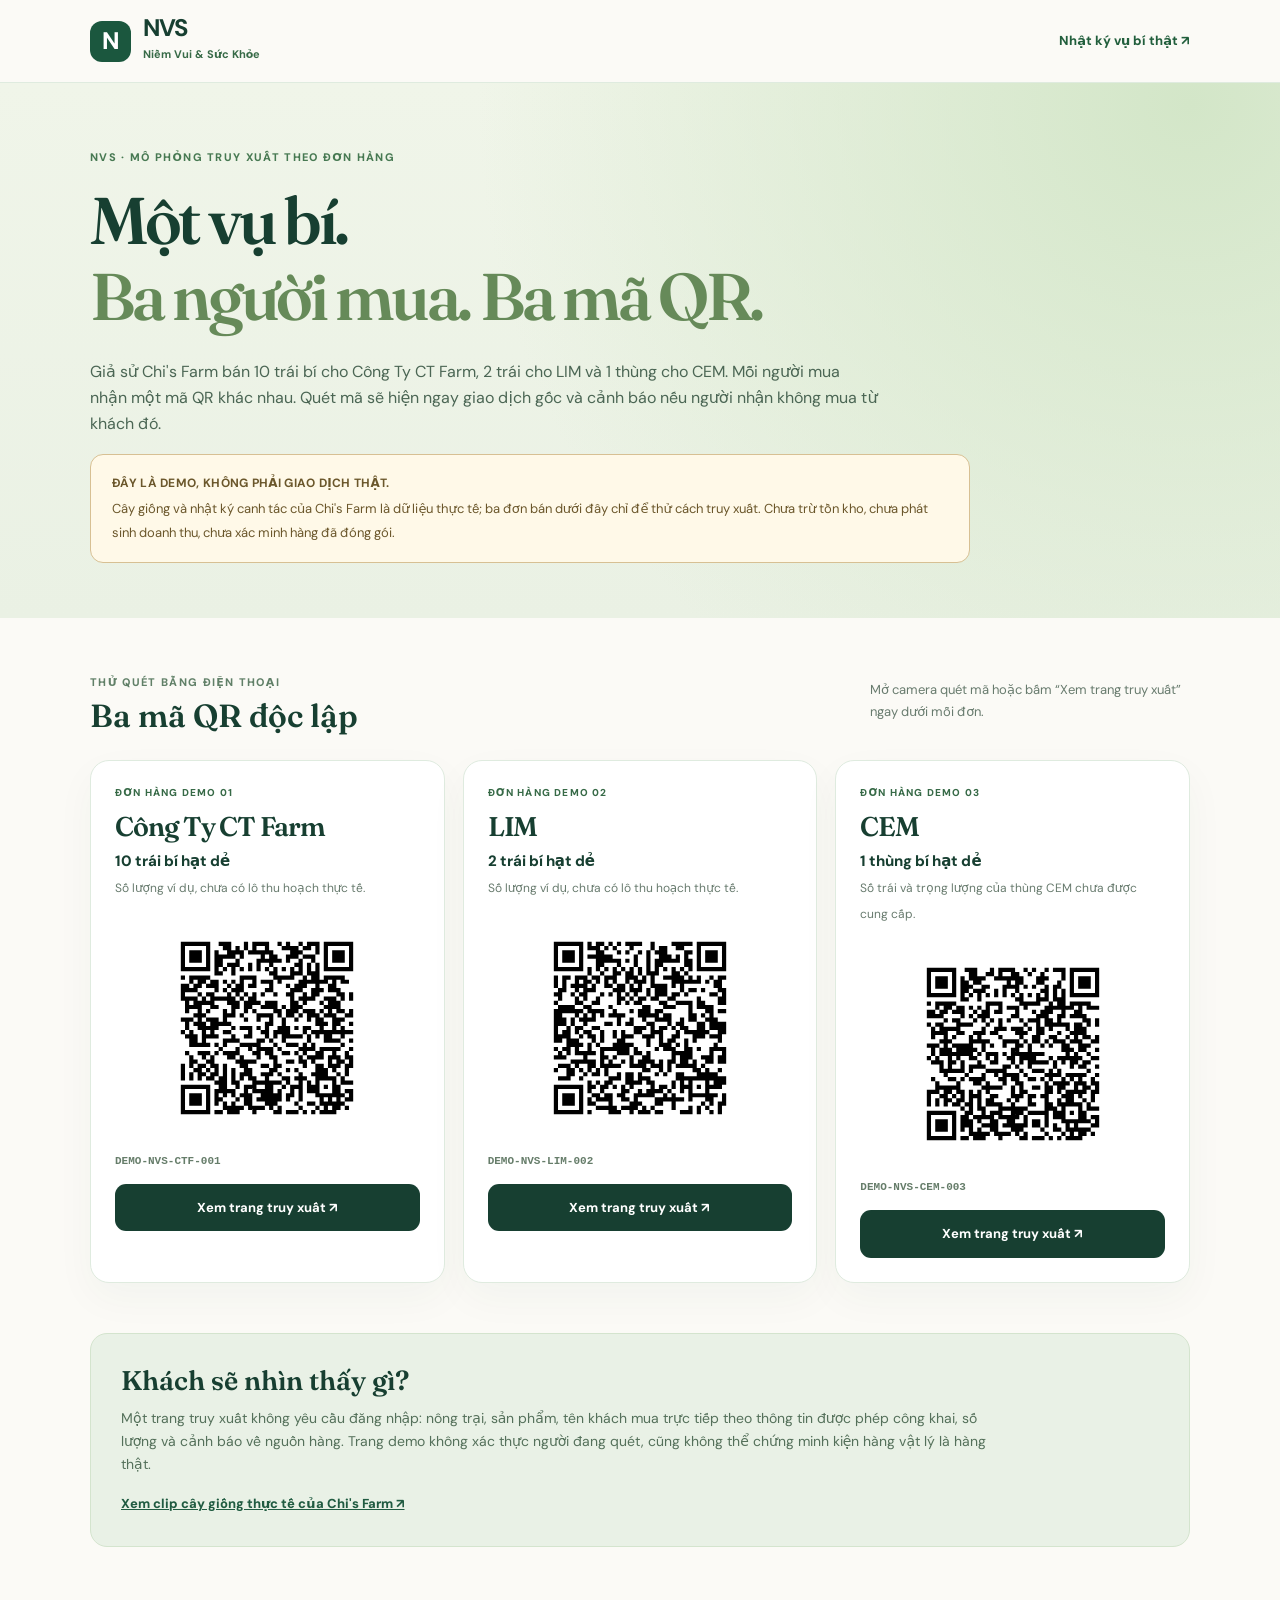
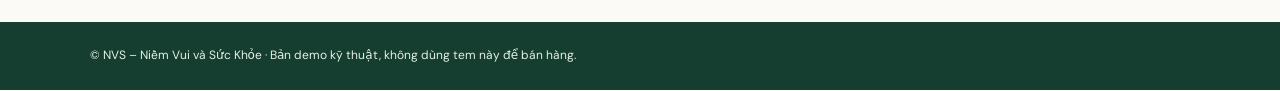
<file: demo-orders.html>
<!doctype html>
<html lang="vi"><head>
<meta charset="utf-8"><meta name="viewport" content="width=device-width,initial-scale=1">
<meta name="description" content="Demo QR truy xuất theo đơn bán NVS: CT Farm, LIM và CEM. Dữ liệu đơn hàng giả định.">
<meta name="robots" content="noindex,nofollow">
<title>Demo QR theo đơn hàng | NVS Crop Passport</title>
<link rel="stylesheet" href="./assets/demo-orders.css">
<script src="./assets/demo-orders.js" defer></script>
</head><body>
<header class="demo-header"><div class="wrap header-row"><a class="brand" href="./"><span class="mark">N</span><span><strong>NVS</strong><small>Niềm Vui &amp; Sức Khỏe</small></span></a><a class="text-link" href="./season.html?id=NVS-CF-BHD-20261019">Nhật ký vụ bí thật ↗</a></div></header>
<main>
<section class="intro"><div class="wrap"><div class="eyebrow">NVS · MÔ PHỎNG TRUY XUẤT THEO ĐƠN HÀNG</div><h1>Một vụ bí.<br><em>Ba người mua. Ba mã QR.</em></h1>
<p>Giả sử Chi's Farm bán 10 trái bí cho Công Ty CT Farm, 2 trái cho LIM và 1 thùng cho CEM. Mỗi người mua nhận một mã QR khác nhau. Quét mã sẽ hiện ngay giao dịch gốc và cảnh báo nếu người nhận không mua từ khách đó.</p>
<div class="demo-warning"><strong>ĐÂY LÀ DEMO, KHÔNG PHẢI GIAO DỊCH THẬT.</strong> Cây giống và nhật ký canh tác của Chi's Farm là dữ liệu thực tế; ba đơn bán dưới đây chỉ để thử cách truy xuất. Chưa trừ tồn kho, chưa phát sinh doanh thu, chưa xác minh hàng đã đóng gói.</div>
</div></section>
<section class="wrap order-section"><div class="section-head"><div><div class="eyebrow dark">THỬ QUÉT BẰNG ĐIỆN THOẠI</div><h2>Ba mã QR độc lập</h2></div><p>Mở camera quét mã hoặc bấm “Xem trang truy xuất” ngay dưới mỗi đơn.</p></div>
<div class="order-grid" id="order-grid" aria-live="polite"><p class="loading">Đang tải ba đơn hàng minh họa…</p></div>
</section>
<section class="wrap note-section"><div class="note-card"><h2>Khách sẽ nhìn thấy gì?</h2><p>Một trang truy xuất không yêu cầu đăng nhập: nông trại, sản phẩm, tên khách mua trực tiếp theo thông tin được phép công khai, số lượng và cảnh báo về nguồn hàng. Trang demo không xác thực người đang quét, cũng không thể chứng minh kiện hàng vật lý là hàng thật.</p><a href="./season.html?id=NVS-CF-BHD-20261019#video-cay-giong">Xem clip cây giống thực tế của Chi's Farm ↗</a></div></section>
</main><footer class="demo-footer"><div class="wrap">© NVS – Niềm Vui và Sức Khỏe · Bản demo kỹ thuật, không dùng tem này để bán hàng.</div></footer>
</body></html>
</file>
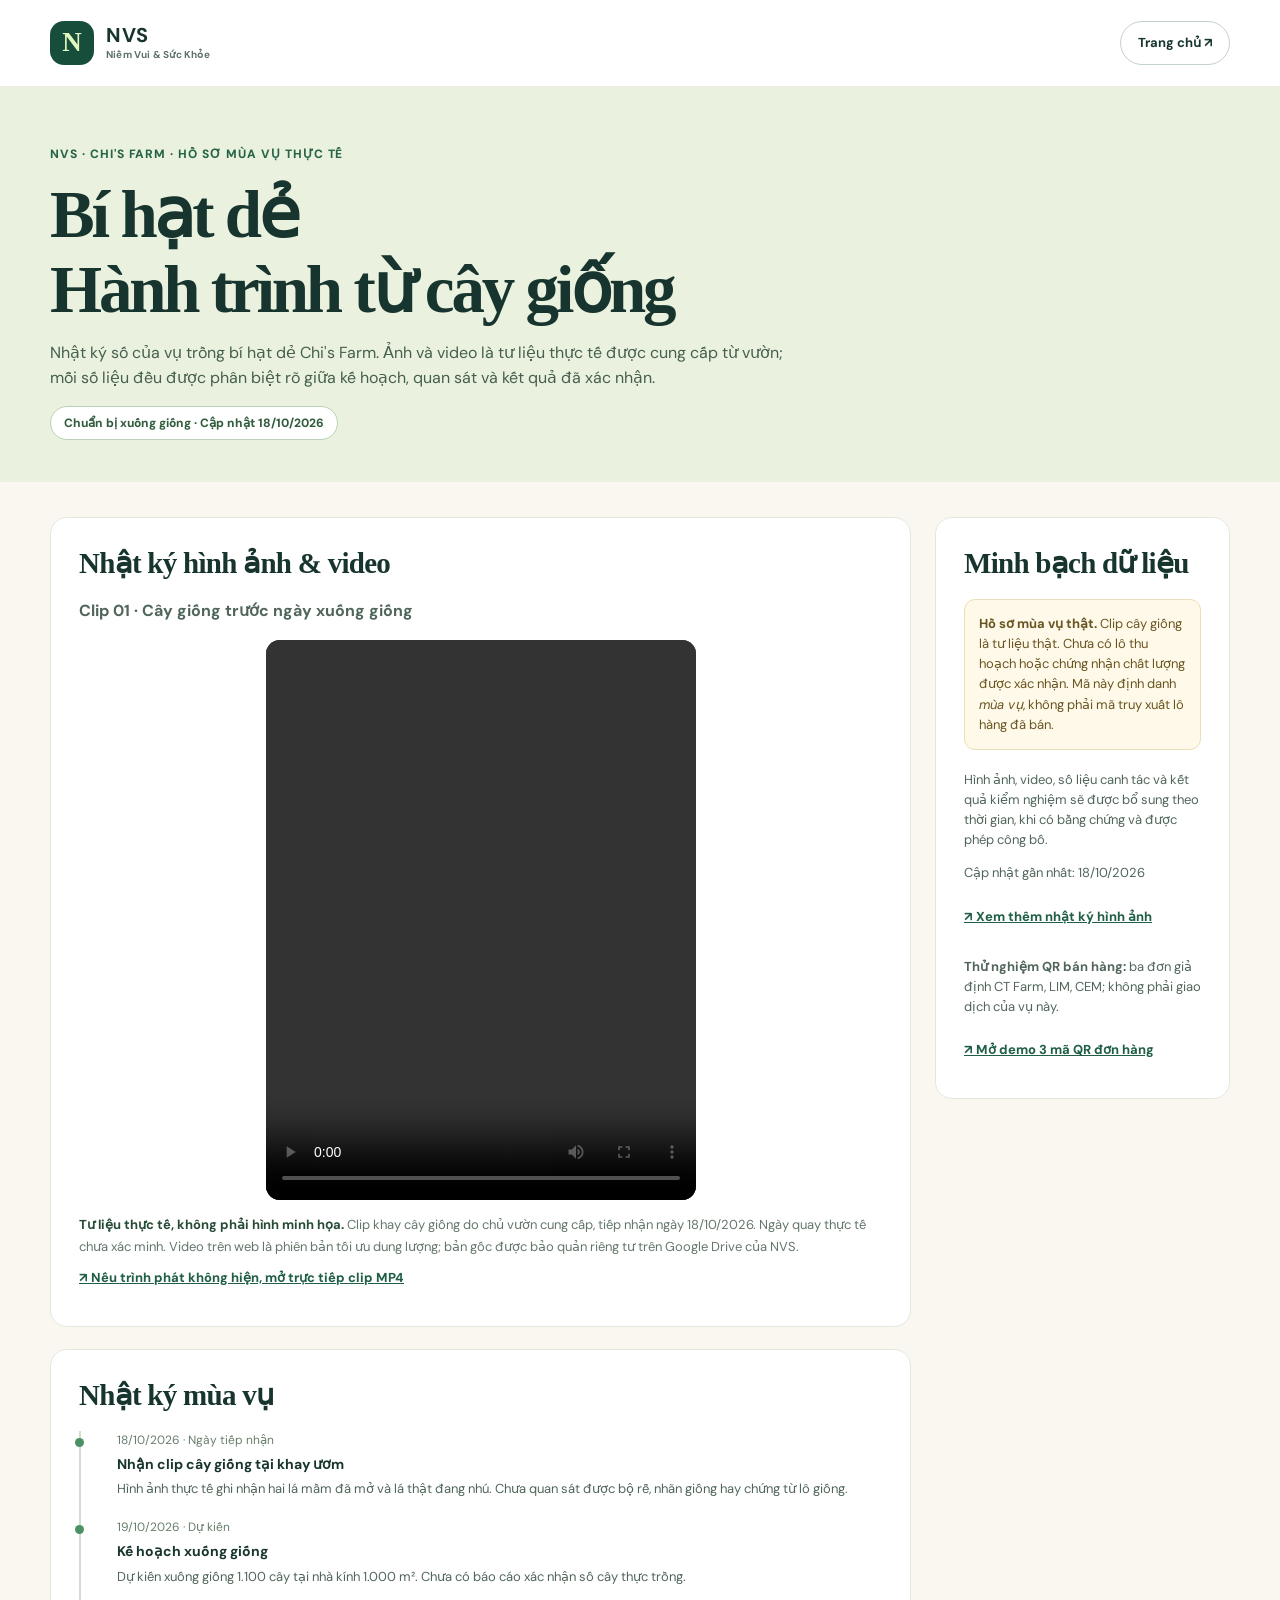
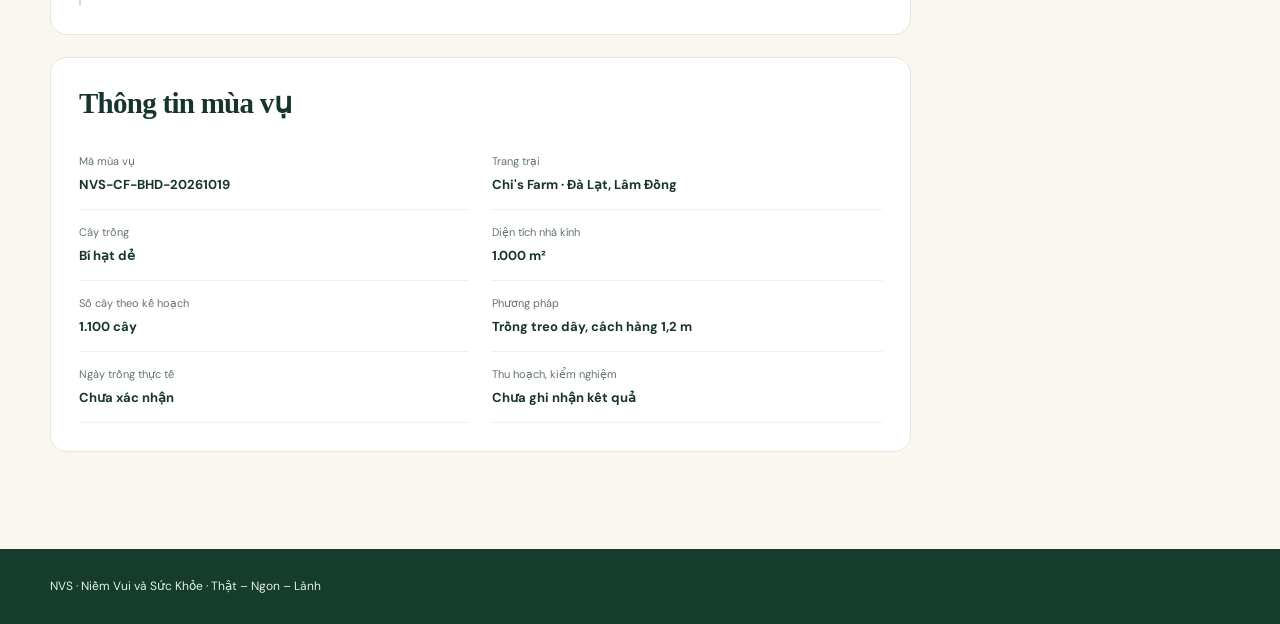
<file: season.html>
<!doctype html>
<html lang="vi">
<head>
<meta charset="utf-8">
<meta name="viewport" content="width=device-width, initial-scale=1">
<meta name="color-scheme" content="light">
<meta name="description" content="Hồ sơ mùa vụ thực tế bí hạt dẻ Chi's Farm, NVS. Tư liệu cây giống, nhật ký và trạng thái canh tác.">
<title>Nhật ký mùa vụ bí hạt dẻ | Chi's Farm · NVS</title>
<link rel="stylesheet" href="./style.css?v=20261018b">
<style>
.season-hero{background:#eaf1df;padding:58px 0 42px}
.season-hero h1{font:600 clamp(36px,6vw,67px)/1.13 Georgia,serif;letter-spacing:-.048em;margin:13px 0}
.season-hero p{color:#465f4e;max-width:740px;margin:0 0 15px}
.season-kicker{font-size:12px;font-weight:800;color:#256446;letter-spacing:.08em}
.season-status{display:inline-block;padding:7px 13px;border:1px solid #bad1b7;background:white;border-radius:40px;color:#325d3d;font-size:12px;font-weight:800}
.season-layout{display:grid;grid-template-columns:minmax(0,1fr) 295px;gap:24px;align-items:start;padding:35px 0 75px}
.season-panel{background:#fff;border:1px solid #e1e9df;border-radius:17px;padding:28px;margin-bottom:22px}
.season-panel h2{font:600 29px Georgia,serif;line-height:1.2;letter-spacing:-.025em;margin:0 0 18px}
.season-panel p{color:#51665a}
.season-video{display:block;width:min(100%,430px);aspect-ratio:240/426;max-height:560px;background:#163c2d;border-radius:14px;object-fit:contain;margin:12px auto 14px}
.season-media-caption{font-size:13px;line-height:1.7;color:#64776a}
.season-media-caption strong{color:#254a36}
.season-source-link{display:inline-flex;gap:7px;padding:10px 0;font-size:13px;font-weight:750;color:#205f45}
.season-facts{display:grid;grid-template-columns:1fr 1fr;gap:0 23px}
.season-fact{padding:14px 0;border-bottom:1px solid #edf1ec}
.season-fact small,.season-fact strong{display:block}
.season-fact small{font-size:11px;color:#637667;margin-bottom:5px}
.season-fact strong{font-size:13px;overflow-wrap:anywhere}
.season-timeline{margin:0;padding:0 0 0 22px;border-left:2px solid #d1dfd0;list-style:none}
.season-timeline li{padding:0 0 19px 14px;position:relative;font-size:14px}
.season-timeline li:before{content:'';position:absolute;left:-28px;top:7px;width:9px;height:9px;background:#4c9164;border-radius:50%}
.season-timeline time{display:block;font-size:12px;color:#687e6c}
.season-timeline strong{display:block;margin:4px 0}
.season-timeline p{font-size:13px;margin:0}
.season-info{background:#fff9e9;border:1px solid #ecdfb8;border-radius:11px;color:#695521;padding:14px;font-size:13px}
.season-info p{color:#695521;margin:0}
.season-sidebar .season-panel{position:sticky;top:24px}
.season-footer{background:#163c2d;color:#e2f1e5;padding:28px 0;font-size:12px}
.season-footer a{color:#e2f1e5}
@media(max-width:760px){.season-layout{grid-template-columns:1fr;padding-top:20px}.season-panel{padding:20px}.season-hero{padding:37px 0}.season-facts{grid-template-columns:1fr}.season-sidebar .season-panel{position:static}}
</style>
<script>
(function(){const q=new URLSearchParams(location.search).get('id');if(q&&q!=='NVS-CF-BHD-20261019'){document.addEventListener('DOMContentLoaded',()=>{document.getElementById('season-main').hidden=true;document.getElementById('not-found').hidden=false;});}})();
</script>
</head>
<body>
<header class="site-header"><div class="wrap nav"><a class="brand" href="./"><span class="brand-mark">N</span><span><strong>NVS</strong><small>Niềm Vui &amp; Sức Khỏe</small></span></a><a class="nav-button" href="./">Trang chủ ↗</a></div></header>
<main>
<div id="not-found" hidden class="wrap season-panel" style="margin-top:35px">Không tìm thấy mã mùa vụ này. <a href="./">Trở về NVS Crop Passport</a></div>
<div id="season-main">
<section class="season-hero"><div class="wrap"><div class="season-kicker">NVS · CHI'S FARM · HỒ SƠ MÙA VỤ THỰC TẾ</div><h1>Bí hạt dẻ<br>Hành trình từ cây giống</h1><p>Nhật ký số của vụ trồng bí hạt dẻ Chi's Farm. Ảnh và video là tư liệu thực tế được cung cấp từ vườn; mỗi số liệu đều được phân biệt rõ giữa kế hoạch, quan sát và kết quả đã xác nhận.</p><span class="season-status">Chuẩn bị xuống giống · Cập nhật 18/10/2026</span></div></section>
<div class="wrap season-layout">
<div>
<section class="season-panel" id="video-cay-giong"><h2>Nhật ký hình ảnh &amp; video</h2><p><strong>Clip 01 · Cây giống trước ngày xuống giống</strong></p>
<video class="season-video" controls playsinline preload="metadata" src="./assets/videos/20261018_ChiFarm_CayGiong_Web.mp4" aria-label="Video thực tế cây giống bí hạt dẻ Chi's Farm"><a href="./assets/videos/20261018_ChiFarm_CayGiong_Web.mp4">Xem video MP4</a></video>
<div class="season-media-caption"><strong>Tư liệu thực tế, không phải hình minh họa.</strong> Clip khay cây giống do chủ vườn cung cấp, tiếp nhận ngày 18/10/2026. Ngày quay thực tế chưa xác minh. Video trên web là phiên bản tối ưu dung lượng; bản gốc được bảo quản riêng tư trên Google Drive của NVS.</div>
<a class="season-source-link" href="./assets/videos/20261018_ChiFarm_CayGiong_Web.mp4" target="_blank" rel="noopener">↗ Nếu trình phát không hiện, mở trực tiếp clip MP4</a>
</section>
<section class="season-panel" id="nhat-ky"><h2>Nhật ký mùa vụ</h2><ol class="season-timeline"><li><time>18/10/2026 · Ngày tiếp nhận</time><strong>Nhận clip cây giống tại khay ươm</strong><p>Hình ảnh thực tế ghi nhận hai lá mầm đã mở và lá thật đang nhú. Chưa quan sát được bộ rễ, nhãn giống hay chứng từ lô giống.</p></li><li><time>19/10/2026 · Dự kiến</time><strong>Kế hoạch xuống giống</strong><p>Dự kiến xuống giống 1.100 cây tại nhà kính 1.000 m². Chưa có báo cáo xác nhận số cây thực trồng.</p></li></ol></section>
<section class="season-panel" id="mua-vu"><h2>Thông tin mùa vụ</h2><div class="season-facts"><div class="season-fact"><small>Mã mùa vụ</small><strong>NVS-CF-BHD-20261019</strong></div><div class="season-fact"><small>Trang trại</small><strong>Chi's Farm · Đà Lạt, Lâm Đồng</strong></div><div class="season-fact"><small>Cây trồng</small><strong>Bí hạt dẻ</strong></div><div class="season-fact"><small>Diện tích nhà kính</small><strong>1.000 m²</strong></div><div class="season-fact"><small>Số cây theo kế hoạch</small><strong>1.100 cây</strong></div><div class="season-fact"><small>Phương pháp</small><strong>Trồng treo dây, cách hàng 1,2 m</strong></div><div class="season-fact"><small>Ngày trồng thực tế</small><strong>Chưa xác nhận</strong></div><div class="season-fact"><small>Thu hoạch, kiểm nghiệm</small><strong>Chưa ghi nhận kết quả</strong></div></div></section>
</div>
<aside class="season-sidebar"><section class="season-panel"><h2>Minh bạch dữ liệu</h2><div class="season-info"><p><strong>Hồ sơ mùa vụ thật.</strong> Clip cây giống là tư liệu thật. Chưa có lô thu hoạch hoặc chứng nhận chất lượng được xác nhận. Mã này định danh <em>mùa vụ</em>, không phải mã truy xuất lô hàng đã bán.</p></div><p style="font-size:13px;margin-top:20px">Hình ảnh, video, số liệu canh tác và kết quả kiểm nghiệm sẽ được bổ sung theo thời gian, khi có bằng chứng và được phép công bố.</p><p style="font-size:13px">Cập nhật gần nhất: 18/10/2026</p><a class="season-source-link" href="./#field-gallery">↗ Xem thêm nhật ký hình ảnh</a><p style="font-size:13px;margin-top:20px"><strong>Thử nghiệm QR bán hàng:</strong> ba đơn giả định CT Farm, LIM, CEM; không phải giao dịch của vụ này.</p><a class="season-source-link" href="./demo-orders.html">↗ Mở demo 3 mã QR đơn hàng</a></section></aside>
</div>
</div>
</main><footer class="season-footer"><div class="wrap">NVS · Niềm Vui và Sức Khỏe · Thật – Ngon – Lành</div></footer>
</body></html>
</file>
<file: style.css>
@import url('https://fonts.googleapis.com/css2?family=DM+Sans:wght@400;500;600;700&family=Fraunces:opsz,wght,SOFT,WONK@9..144,600,0,0;9..144,700,0,0&display=swap');
:root{--forest:#164d3b;--ink:#17352e;--muted:#5e7167;--cream:#f9f7f0;--pale:#f0f4e9;--line:#e0e6dd;--lime:#b9d87c}
*{box-sizing:border-box}html{scroll-behavior:smooth}body{margin:0;background:var(--cream);color:var(--ink);font-family:'DM Sans',Arial,sans-serif;line-height:1.55}a{color:inherit}.wrap{width:min(1180px,calc(100% - 44px));margin:auto}.site-header{position:relative;z-index:2;background:#fff;border-bottom:1px solid #e8ece4}.nav{min-height:86px;display:flex;align-items:center;justify-content:space-between;gap:20px}.brand{display:flex;align-items:center;gap:12px;text-decoration:none}.brand-mark{width:44px;height:44px;border-radius:14px;display:grid;place-items:center;background:var(--forest);color:#e4f6bf;font-size:27px;font-family:Georgia,serif;font-weight:700}.brand strong{font-size:20px;letter-spacing:.06em;display:block;line-height:1.15}.brand small{display:block;color:var(--muted);font-size:10px;font-weight:700;letter-spacing:.02em}.nav nav{display:flex;gap:29px}.nav nav a{font-size:13px;font-weight:600;text-decoration:none;color:#4f6559}.nav-button{font-size:13px;font-weight:700;text-decoration:none;border:1px solid #c4d2c8;padding:11px 17px;border-radius:99px}.hero{background:#eaf1df;overflow:hidden}.hero-grid{min-height:562px;display:grid;grid-template-columns:1.06fr .94fr;align-items:center;gap:20px}.hero-copy{padding:57px 0 63px}.eyebrow,.section-kicker,.mini-kicker,.card-overline{font-size:11px;font-weight:800;letter-spacing:.16em}.eyebrow{display:inline-flex;align-items:center;gap:11px;border:1px solid #c8d9bd;border-radius:99px;background:#f7f9f0;padding:10px 15px;color:#346348;letter-spacing:.07em}.dot,.green-dot{display:inline-block;width:8px;height:8px;border-radius:50%;background:#4da06d;box-shadow:0 0 0 4px #d7eacb}.hero h1,h2{font-family:Fraunces,Georgia,serif;letter-spacing:-.055em;line-height:1.08;font-weight:600}.hero h1{font-size:clamp(49px,6vw,78px);margin:28px 0 21px}.hero h1 em,h2 em{font-style:italic;color:#5b8155}.hero-copy>p{max-width:530px;color:#51685a;font-size:16px}.actions{display:flex;flex-wrap:wrap;gap:12px;margin:30px 0}.button{display:inline-flex;align-items:center;gap:22px;text-decoration:none;padding:14px 21px;border-radius:9px;font-weight:700;font-size:13px}.button.primary{background:var(--forest);color:#fff}.button.secondary{border:1px solid #b8cdb5;background:#f7f8f1;color:var(--forest)}.hero-note{display:flex;align-items:center;gap:10px;font-size:12px;color:#517153;font-weight:700}.hero-note>span:first-child{font-size:25px}.small-separator{width:24px;height:1px;background:#8faa89}.hero-illustration{height:480px;position:relative;display:grid;place-items:center}.hero-illustration:before{content:"";position:absolute;border-radius:48% 52% 41% 59%;width:390px;height:390px;background:#d9e9c6}.orbit{position:absolute;border:1px solid rgba(71,120,78,.23);border-radius:50%}.orbit-a{width:470px;height:470px}.orbit-b{width:330px;height:330px}.squash{max-width:100%;width:430px;position:relative;filter:drop-shadow(0 26px 30px rgba(29,76,54,.08));transform:rotate(-6deg)}.floating-label{position:absolute;right:0;bottom:62px;background:white;border:1px solid #edf0e7;display:flex;align-items:center;gap:13px;padding:14px 19px;border-radius:13px;box-shadow:0 17px 40px #174e3921}.little-check{border-radius:50%;background:#dcecc9;color:#2a794b;display:grid;place-items:center;width:31px;height:31px;font-weight:800}.floating-label strong,.floating-label small{display:block}.floating-label strong{font-size:12px}.floating-label small{color:#7a8b80;font-size:11px}.accent-star{position:absolute;top:50px;right:36px;font-size:52px;color:#72975b}.stats{display:grid;grid-template-columns:repeat(4,1fr);padding:29px 0 30px;border-bottom:1px solid var(--line)}.stats>div{padding:0 25px;border-left:1px solid #dfe7d9}.stats>div:first-child{border:0;padding-left:0}.stat-number{display:block;font:600 34px Fraunces,Georgia,serif;line-height:1.3}.stat-number sup{font-size:15px}.stat-label{font-size:12px;color:#7a8a7d}.section{padding:94px 0}.section-kicker{color:#527b50;margin-bottom:12px}.section-heading{display:flex;justify-content:space-between;align-items:end;gap:40px;margin-bottom:37px}.section h2{font-size:clamp(39px,5vw,61px);margin:0}.section-heading p{max-width:385px;color:var(--muted);font-size:15px;margin:0 0 6px}.steps{display:grid;grid-template-columns:repeat(4,1fr);gap:14px}.steps article{border:1px solid #e5e8de;background:#fff;border-radius:17px;padding:24px 21px 25px;min-height:255px}.step-num{display:block;font-size:11px;font-weight:800;color:#9caf97}.step-icon{display:block;font-size:31px;margin:21px 0 15px}.steps h3{font-size:17px;margin:0 0 9px}.steps p{color:#768579;font-size:13px;margin:0}.passport-section{background:#f0f3ec}.passport-card{display:grid;grid-template-columns:1.5fr .8fr;background:#fff;border:1px solid #e3e8df;border-radius:20px;box-shadow:0 21px 65px #173b2820;overflow:hidden}.passport-main{padding:42px}.card-overline{display:flex;align-items:center;gap:12px;color:#4e8059}.passport-main h3{font:600 47px Fraunces,Georgia,serif;letter-spacing:-.04em;margin:14px 0 0}.latin{color:#7f8b80;margin:0 0 22px;font-size:13px}.notice{background:#fff6e9;border:1px solid #f2ddbb;border-radius:11px;padding:13px 15px;display:flex;gap:14px;align-items:flex-start;color:#78561d;font-size:12px;margin:20px 0 28px}.notice strong{white-space:nowrap;letter-spacing:.06em;font-size:11px}.record-grid{display:grid;grid-template-columns:repeat(2,1fr);gap:23px 18px}.record-grid>div{border-bottom:1px solid #eaf0e7;padding-bottom:12px;min-width:0}.record-grid span,.record-grid strong{display:block}.record-grid span{font-size:11px;color:#7a8b7f;margin-bottom:6px}.record-grid strong{font-size:13px;overflow-wrap:anywhere}.classification{background:#eef4e7;border-radius:12px;padding:18px;margin-top:30px}.classification>span{display:block;color:#687c62;font-size:11px;margin-bottom:8px}.classification div{display:flex;flex-wrap:wrap;gap:10px 24px}.classification strong{font-size:12px}.passport-side{border-left:1px solid #e9eee6;padding:39px 29px;background:#fcfdfb;text-align:center}.mini-kicker{color:#5c8163}.qr-frame{display:grid;place-items:center;max-width:235px;aspect-ratio:1;margin:21px auto 13px;background:#fff;border:1px solid #e2e8de;border-radius:17px;padding:12px;box-shadow:0 9px 25px #163b2f14}.qr-frame img{width:100%;height:auto;image-rendering:pixelated}.qr-title{font-size:14px}.passport-side>p{max-width:230px;color:#809084;font-size:12px;margin:9px auto 10px}.quiet-link{color:#326d4e;text-underline-offset:4px;font-size:12px;font-weight:700}.lot-lookup{border-top:1px solid #e6ece4;margin-top:29px;padding-top:26px;text-align:left}.lot-lookup label{font-size:12px;font-weight:800}.lot-form{display:flex;gap:7px;margin-top:9px}.lot-form input{min-width:0;width:100%;padding:10px 11px;border:1px solid #dae5d9;border-radius:7px;font:13px 'DM Sans',sans-serif}.lot-form button{border:0;background:var(--forest);color:#fff;border-radius:7px;font-weight:800;font-size:11px;padding:0 12px;cursor:pointer}.lot-lookup p{font-size:11px;color:#7c8e81;line-height:1.6}.promise-section{background:#174e3d;color:white}.promise-grid{display:grid;grid-template-columns:1fr 1fr;gap:75px;align-items:center}.section-kicker.light{color:#bfe18f}.promise-section h2{font-size:clamp(39px,5vw,60px)}.promise-section h2 em{color:#c3e6a4}.promise-grid p{color:#dae9de;font-size:15px}.promise-tags{display:flex;flex-wrap:wrap;gap:9px;margin-top:22px}.promise-tags span{border:1px solid #547f6e;border-radius:99px;padding:9px 13px;font-size:11px;color:#e8f5e7}footer{background:#0c3026;color:#fff;padding:55px 0 22px}.footer-grid{display:grid;grid-template-columns:2fr 1fr 1fr;gap:30px}.footer-grid span:not(.footer-brand span){font-size:12px;color:#b3c6b7}.footer-grid p{font-size:13px;color:#a8c1b1;line-height:1.8}.footer-brand{font:600 26px Fraunces,Georgia,serif}.footer-brand span{color:#b5dc93}.footer-bottom{border-top:1px solid #35564a;margin-top:38px;padding-top:17px;color:#8eaa98;font-size:11px}
@media(max-width:920px){.nav nav{display:none}.hero-grid{grid-template-columns:1fr 1fr}.hero h1{font-size:55px}.hero-illustration{height:400px}.passport-card{grid-template-columns:1fr}.passport-side{border-left:0;border-top:1px solid #e9eee6}.qr-frame{max-width:210px}.lot-lookup{max-width:420px;margin:30px auto 0}}
@media(max-width:680px){.wrap{width:min(100% - 34px,1180px)}.nav{min-height:74px}.nav-button{display:none}.hero-grid{display:flex;flex-direction:column;gap:0}.hero-copy{padding:56px 0 0}.hero h1{font-size:clamp(45px,12vw,62px)}.hero-copy>p{font-size:14px}.hero-illustration{width:100%;height:340px}.hero-illustration:before{width:270px;height:270px}.orbit-a{width:350px;height:350px}.orbit-b{width:230px;height:230px}.squash{width:320px}.floating-label{bottom:23px;right:0}.accent-star{top:8px;right:30px}.stats{grid-template-columns:repeat(2,1fr);row-gap:20px}.stats>div,.stats>div:first-child{padding:0 12px;border-left:0}.stat-number{font-size:29px}.section{padding:70px 0}.section-heading{display:block}.section-heading p{margin-top:20px}.steps{grid-template-columns:repeat(2,1fr)}.steps article{min-height:220px;padding:18px}.passport-main{padding:29px 22px}.passport-main h3{font-size:39px}.record-grid{gap:16px 12px}.notice{display:block}.notice strong{display:block;margin-bottom:5px}.classification div{display:grid;gap:7px}.passport-side{padding:33px 24px}.promise-grid,.footer-grid{grid-template-columns:1fr;gap:17px}.promise-grid{gap:16px}.footer-grid{gap:13px}}
@media(prefers-reduced-motion:reduce){html{scroll-behavior:auto}}

/* Approved media journal */
.gallery-section{background:#fff}
.media-gallery{display:grid;grid-template-columns:repeat(3,minmax(0,1fr));gap:18px}
.media-empty{grid-column:1/-1;border:1px dashed #aac7af;border-radius:16px;background:#f3f7ef;padding:35px;font-size:14px;color:#536f57;text-align:center}
.media-card{overflow:hidden;border:1px solid #e2e9dc;border-radius:16px;background:#fff}
.media-card a{display:block;aspect-ratio:4/3;background:#ecf2e6;text-decoration:none}
.media-card img{width:100%;height:100%;object-fit:cover}
.media-video{height:100%;display:grid;place-items:center;color:#204a36;font-weight:800}
.media-caption{padding:15px 18px}
.media-caption strong,.media-caption small{display:block}
.media-caption strong{font-size:14px}
.media-caption small{margin-top:5px;color:#718274;font-size:12px}
@media(max-width:760px){.media-gallery{grid-template-columns:repeat(2,minmax(0,1fr))}}
@media(max-width:480px){.media-gallery{grid-template-columns:1fr}.media-empty{padding:25px}}


/* Farm video journal: Google Drive preview and transparent access status. */
.media-player{position:relative;background:#e7eee4;aspect-ratio:9/13;overflow:hidden}
.media-player iframe{display:block;width:100%;height:100%;border:0}
.media-card .media-drive-link{display:block;aspect-ratio:auto;background:#ecf5eb;color:#1f6540;text-decoration:underline;text-underline-offset:3px;font-weight:700;font-size:13px;padding:12px 16px;text-align:center}
.media-description{font-size:12px;color:#52685b;margin:10px 0 0}
.media-restriction{font-size:12px;color:#946826;background:#fff5e3;border-radius:8px;padding:10px 12px;margin:12px 0 0}

/* Player for real public greenhouse footage */
.media-native-video{display:block;width:100%;max-height:560px;aspect-ratio:9/13;background:#102e24;object-fit:contain}
</file>
<file: assets/demo-orders.css>
@import url('https://fonts.googleapis.com/css2?family=DM+Sans:wght@400;500;600;700;800&family=Fraunces:opsz,wght@9..144,600&display=swap');
:root{--forest:#173f31;--leaf:#376a47;--sage:#ecf3e9;--paper:#fbfaf6;--line:#dfebdf;--muted:#687b6e;--amber:#955d21;--amber-bg:#fff6e4;color:var(--forest);font-family:'DM Sans',system-ui,-apple-system,Segoe UI,Arial,sans-serif;font-synthesis:none}
*{box-sizing:border-box}
body{margin:0;background:var(--paper);color:#173f31;line-height:1.65}
a{color:inherit}
.wrap{width:min(1100px,calc(100% - 40px));margin-inline:auto}
.demo-header{background:var(--paper);border-bottom:1px solid var(--line)}
.header-row{display:flex;align-items:center;justify-content:space-between;padding:16px 0;gap:15px}
.brand{text-decoration:none;display:flex;align-items:center;gap:12px}
.mark{display:grid;place-items:center;width:41px;height:41px;background:#1b573e;color:#fff;border-radius:12px;font-size:24px;font-weight:800}
.brand strong{display:block;font-size:24px;line-height:1;letter-spacing:-.05em}
.brand small{font-size:11px;color:var(--leaf);font-weight:700}
.text-link{font-size:13px;font-weight:750;color:#215e3c;text-decoration:none}
.text-link:hover{text-decoration:underline}
.intro{background:radial-gradient(circle at 93% 4%,#d3e6c8,transparent 55%),linear-gradient(#f0f5e9,#eaf1e4);padding:65px 0 55px}
.eyebrow{font-size:11px;text-transform:uppercase;letter-spacing:.12em;font-weight:800;color:#477952}
.eyebrow.dark{color:#618068}
h1,h2,h3,p{margin-top:0}
h1{font-family:'Fraunces',Georgia,serif;font-weight:600;font-size:clamp(39px,5.8vw,66px);line-height:1.16;letter-spacing:-.05em;max-width:780px;margin:15px 0 24px}
h1 em{font-style:normal;color:#668a59}
.intro p{max-width:790px;font-size:16px;color:#4b6654}
.demo-warning{max-width:880px;padding:18px 21px;border:1px solid #d7c093;background:#fff9e8;border-radius:13px;color:#6b572b;font-size:13px;line-height:1.8}
.demo-warning strong{display:block;font-size:12px;letter-spacing:.025em;margin-bottom:3px}
.order-section{padding:55px 0 30px}
.section-head{display:flex;justify-content:space-between;align-items:end;gap:18px;margin-bottom:25px}
.section-head h2{font:600 32px 'Fraunces',Georgia,serif;margin:5px 0 0}
.section-head p{font-size:13px;color:var(--muted);max-width:320px}
.order-grid{display:grid;grid-template-columns:repeat(3,minmax(0,1fr));gap:18px}
.order-card{border:1px solid var(--line);background:#fff;border-radius:19px;overflow:hidden;box-shadow:0 15px 40px #2151380a}
.order-card-header{padding:24px 24px 9px}
.order-index{color:var(--leaf);letter-spacing:.12em;font-size:10px;font-weight:800}
.order-card h3{font:600 27px 'Fraunces',Georgia,serif;letter-spacing:-.04em;margin:8px 0 6px}
.order-qty{font-size:15px;font-weight:800}
.order-card small{color:var(--muted);font-size:12px}
.order-qr{display:block;width:min(100%,206px);aspect-ratio:1;margin:16px auto 9px;image-rendering:pixelated}
.order-card-bottom{padding:15px 24px 24px}
.order-ref{display:block;overflow-wrap:anywhere;margin-bottom:17px;font:600 11px ui-monospace,Consolas,monospace;color:#667d6a}
.btn{display:flex;align-items:center;justify-content:center;gap:8px;background:var(--forest);border:0;color:#fff;text-decoration:none;padding:13px 14px;border-radius:11px;font-size:13px;font-weight:750;min-height:46px;text-align:center}
.btn:hover{background:#2f6c4c}
.btn-soft{background:#e9f3e5;color:#205c3d}
.btn-soft:hover{background:#d8e8d4}
.note-section{padding:20px 0 75px}
.note-card{background:#e9f1e6;border:1px solid #d4e4ce;border-radius:17px;padding:30px}
.note-card h2{font:600 27px 'Fraunces',Georgia,serif;margin:0 0 10px}
.note-card p{color:#54705a;font-size:14px;max-width:880px}
.note-card a{font-size:13px;font-weight:800;color:#205b41}
.demo-footer{background:#163e30;color:#e2f1e3;padding:24px 0;font-size:12px}
.loading{padding:30px;color:var(--muted);border:1px dashed #acc5ac;border-radius:13px;background:white;grid-column:1/-1}
.verify-layout{max-width:760px;padding:50px 0 85px;min-height:75vh}
.verify-sheet{background:#fff;border:1px solid var(--line);border-radius:21px;overflow:hidden;box-shadow:0 20px 45px #1f453116}
.verify-top{background:#e9f0e5;padding:22px 30px}
.verify-top strong{display:block;font-size:12px;letter-spacing:.1em}
.verify-top span{display:block;color:#566e5c;font-size:12px;margin-top:5px}
.verify-body{padding:28px 30px}
.verify-title{font:600 clamp(35px,6vw,51px) 'Fraunces',Georgia,serif;letter-spacing:-.055em;line-height:1.18;margin:8px 0}
.verify-muted{color:var(--muted);font-size:13px}
.verify-flag{background:var(--amber-bg);border:1px solid #e9d5a9;color:#72501c;padding:20px 22px;border-radius:14px;margin:25px 0 20px}
.verify-flag strong{display:block;margin-bottom:10px;font-size:14px}
.verify-flag p{font-size:14px;margin:0 0 10px;line-height:1.75}
.verify-flag p:last-child{margin-bottom:0}
.verify-grid{display:grid;grid-template-columns:1fr 1fr;gap:0 23px;margin:22px 0}
.verify-field{border-bottom:1px solid var(--line);padding:12px 0}
.verify-field small,.verify-field strong{display:block}
.verify-field small{color:var(--muted);font-size:11px;margin-bottom:4px}
.verify-field strong{font-size:14px;overflow-wrap:anywhere}
.verify-info{border-left:3px solid #86ad81;background:#f2f7f0;border-radius:6px;padding:12px 16px;font-size:12px;color:#54705b}
.verify-actions{display:flex;gap:10px;flex-wrap:wrap;margin-top:23px}
.verify-actions .btn{flex:1}
.verify-note{margin:25px 0 0;color:#536d5a;font-size:12px;line-height:1.8}
.verify-error{background:#fff0e8;border:1px solid #f1d2c5;border-radius:15px;color:#893b28;padding:26px}
@media(max-width:820px){.order-grid{grid-template-columns:repeat(2,minmax(0,1fr))}.section-head{display:block}.section-head p{margin-top:12px}}
@media(max-width:520px){.wrap{width:min(100% - 30px,1100px)}.intro{padding:42px 0}.intro p{font-size:14px}.order-grid{grid-template-columns:1fr}.order-card h3{font-size:30px}.verify-body,.verify-top{padding:21px}.verify-grid{grid-template-columns:1fr}.verify-actions{flex-direction:column}.verify-actions .btn{width:100%}}
</file>
